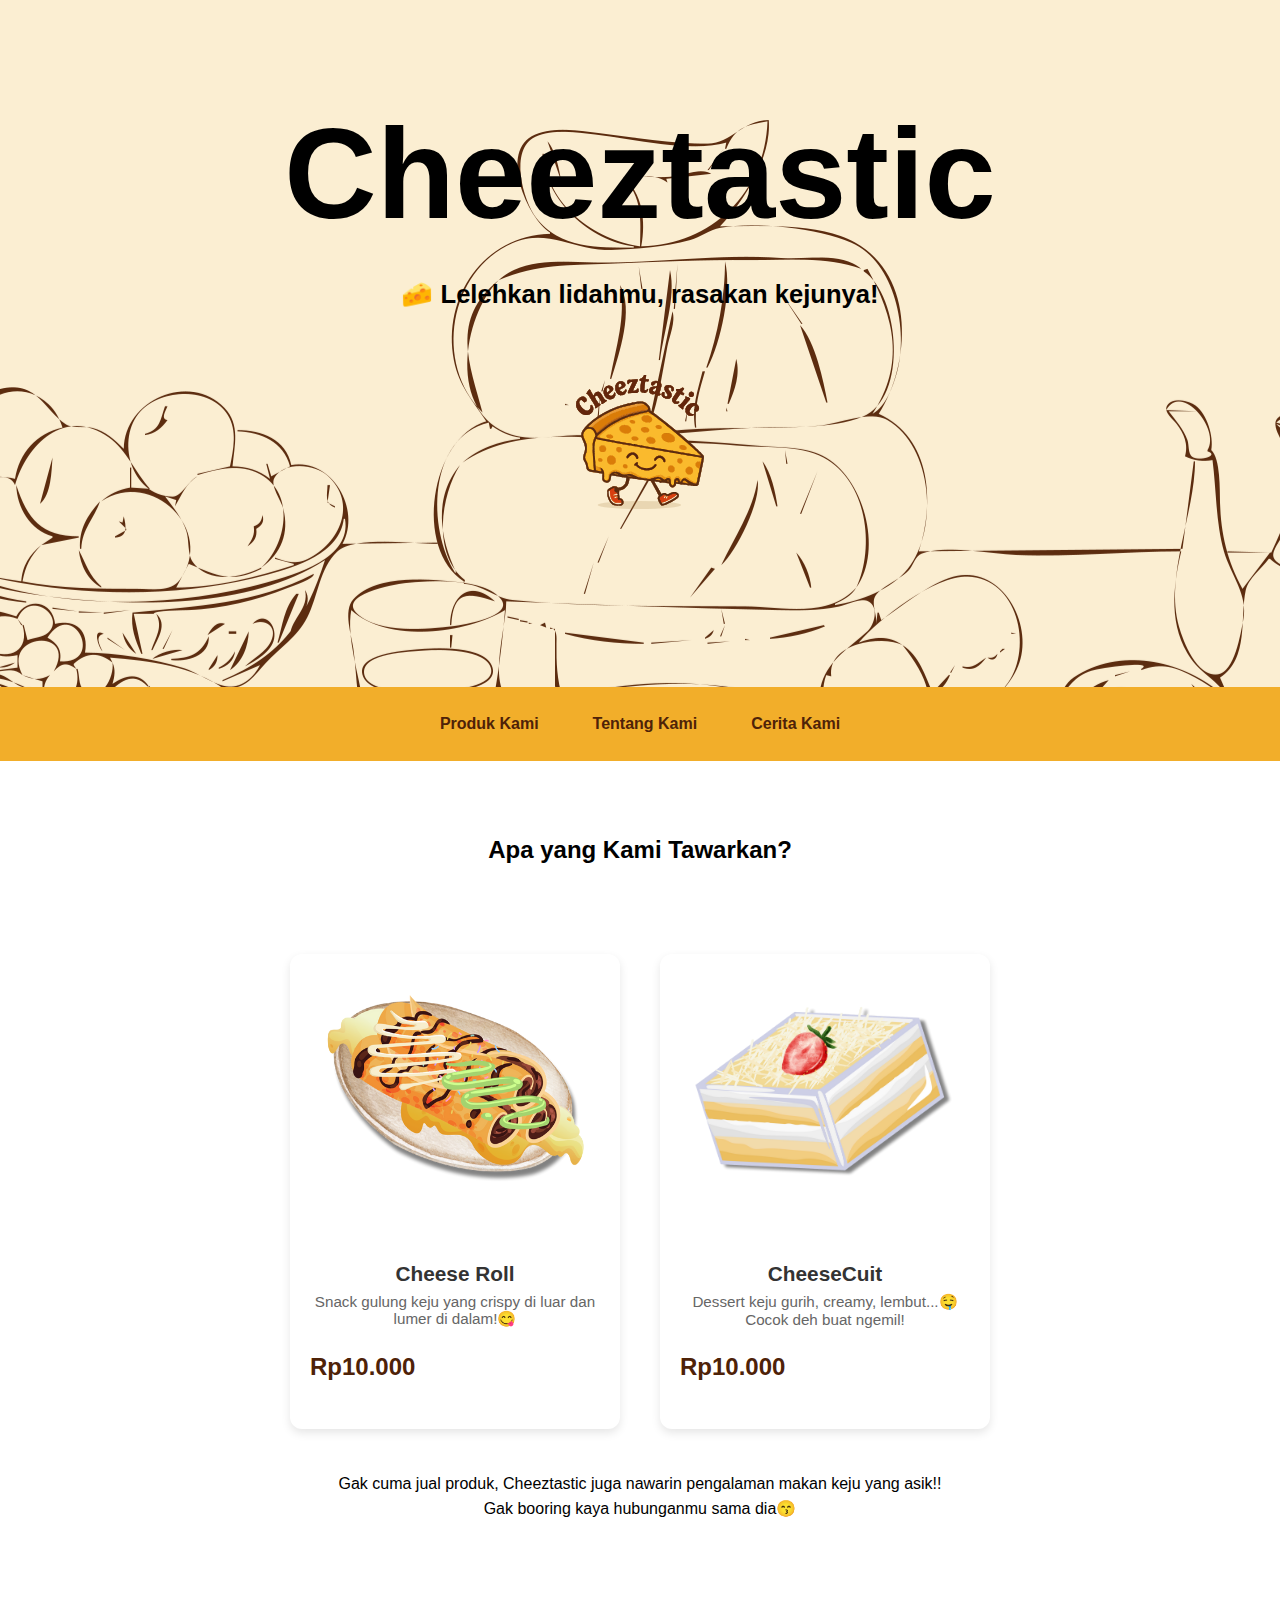
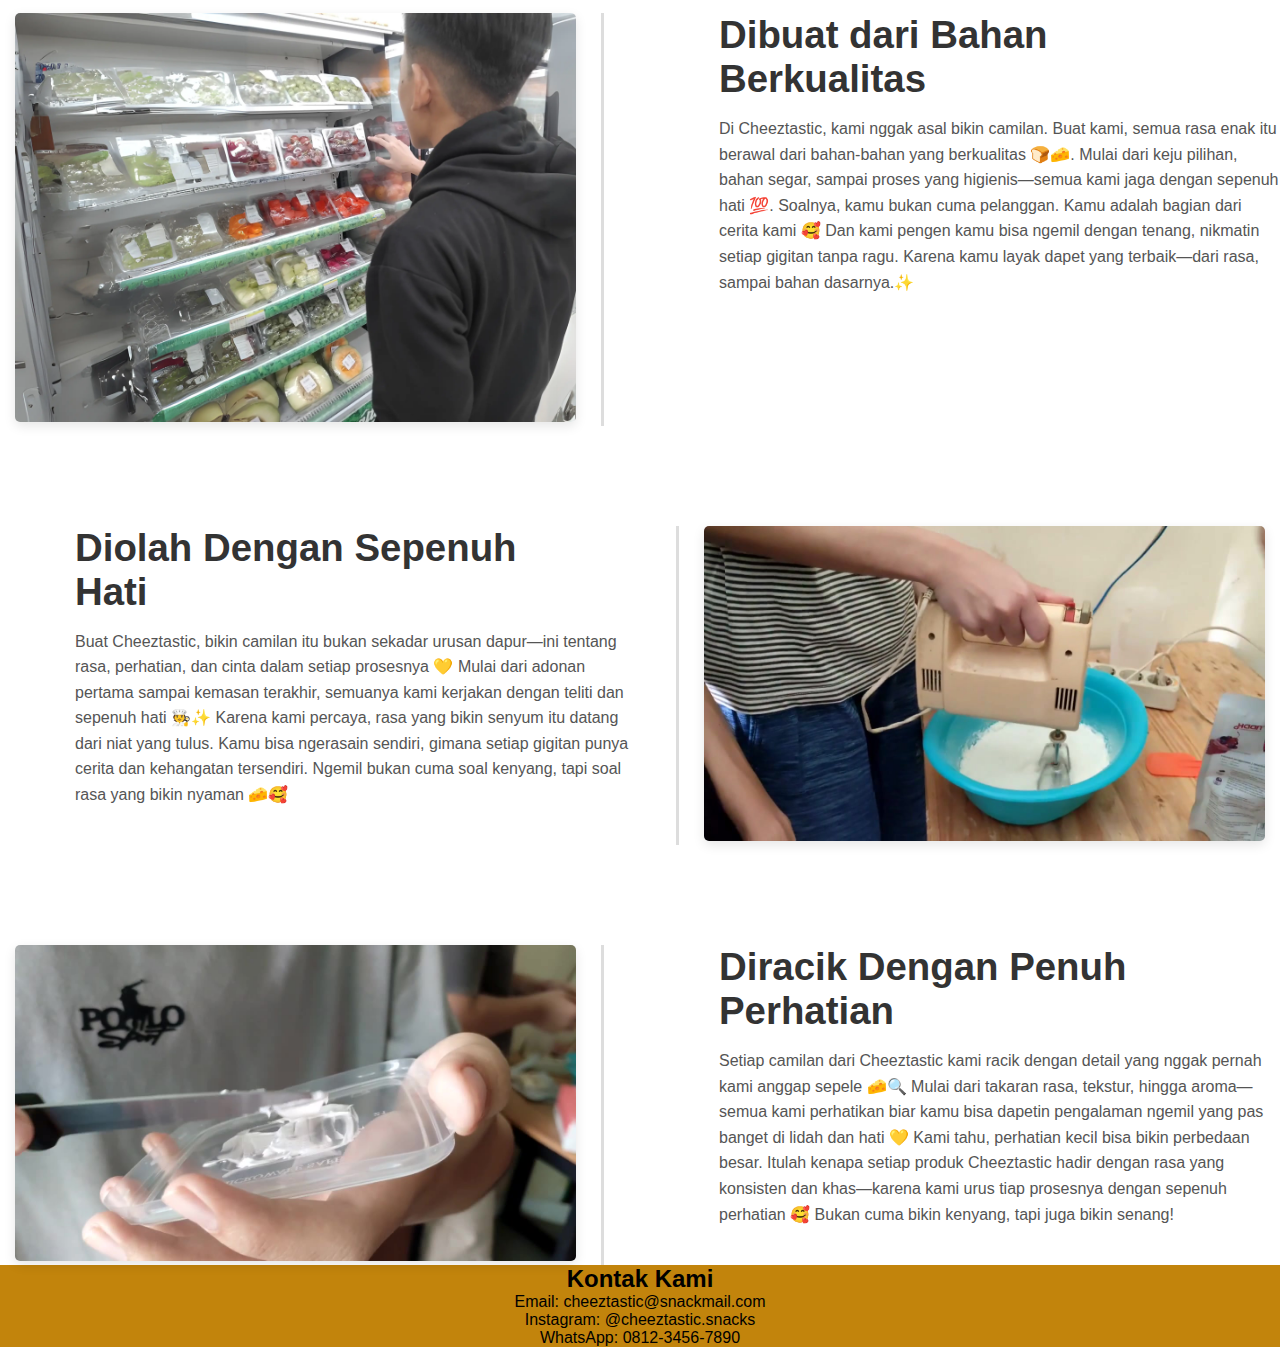
<file: index.html>
<!DOCTYPE html>
<html lang="id">
<head>
  <meta charset="UTF-8">
  <meta name="viewport" content="width=device-width, initial-scale=1.0">
  <title>Cheeztastic</title>
  <link rel="icon" type="image/x-icon" href="LOGO Cheeztastic.svg">
  <link rel="stylesheet" href="style.css">
</head>
<body>
    <!-- AWAL HEADER -->
  <header>
    <h1 class="judul">Cheeztastic</h1>
    <h3 class="slogan">🧀 Lelehkan lidahmu, rasakan kejunya!</h3>

    <img src="LOGO Cheeztastic.svg" alt="Logo Chstic" class="logo-gede">
  </header>
  <!-- HEADER AKHIR -->

  <!-- AWAL NAVBAR -->
  <nav class="navbar" id="navbar">
    <div class="nav-inner">
      <!-- Logo (hidden dulu) -->
      <div class="logo">
        <img src="LOGO Cheeztastic.svg" alt="Cheeztastic" />
      </div>
  
      <!-- Judul tengah -->
      <div class="nav-center">
        <a href="#produk">Produk Kami</a>
        <a href="#tentang">Tentang Kami</a>
        <a href="#cerita">Cerita Kami</a>
      </div>
  
      <!-- Tombol "Pesan Sekarang!" (hidden dulu) -->
      <div class="cta">
        <a href="https://wa.link/ebpkvz" class="btn-pesan">Pesan Sekarang!</a>
      </div>
  
      <!-- Mobile View -->
      <div class="mobile-nav">
        <img src="LOGO Cheeztastic.svg" alt="cheeztastic" class="mobile-logo" />
        <span class="mobile-title">Cheeztastic</span>
        <div class="burger" style="font-size:30px;cursor:pointer" onclick="openNav()">&#9776;</div>
      </div>

      <div class="mobile-menu" id="mobileMenu">
        <a href="javascript:void(0)" class="closebtn" onclick="closeNav()">&times;</a>
        <a href="#produk">Produk Kami</a>
        <a href="#tentang">Tentang Kami</a>
        <a href="#cerita">Cerita Kami</a>
        <a href="#pesan">Pesan Sekarang!</a>
      </div>

    </div>
  </nav>
  <!-- AKHIR NAVBAR -->






  

  <section class="produk" id="produk">
    <h2>Apa yang Kami Tawarkan?</h2>

    <section class="produk-wrapper">
      <div class="produk-card">
        <img src="Cheesecuit (Your Story)_20250415_092353_0000.png" alt="Cheese Roll">
        <h3>Cheese Roll</h3>
        <p>Snack gulung keju yang crispy di luar dan lumer di dalam!😋</p>
        <h4 class="harga">Rp10.000</h4>
      </div>
    
      <div class="produk-card">
        <img src="Cheesecuit (Your Story)_20250415_092220_0000.png" alt="CheeseCuit">
        <h3>CheeseCuit</h3>
        <p>Dessert keju gurih, creamy, lembut...🤤  Cocok deh buat ngemil!</p>
        <h4 class="harga">Rp10.000</h4>
      </div>
    </section>

      <p style="padding: 6px; text-align: center;">Gak cuma jual produk, Cheeztastic juga nawarin pengalaman makan keju yang asik!!</p>
      <p style="text-align: center;"> Gak booring kaya hubunganmu sama dia😙</p>
  </section>

  <section class="artikel">

    <div class="bahan">
      <div class="bahan-img">
        <img src="Untitled design (1).webp" alt="Pemilihan Bahan">
      </div>
      <div class="bahan-teks">
        <h3>Dibuat dari Bahan Berkualitas</h3>
        <p>Di Cheeztastic, kami nggak asal bikin camilan. Buat kami, semua rasa enak itu berawal dari bahan-bahan yang berkualitas 🍞🧀.
          Mulai dari keju pilihan, bahan segar, sampai proses yang higienis—semua kami jaga dengan sepenuh hati 💯.
          Soalnya, kamu bukan cuma pelanggan. Kamu adalah bagian dari cerita kami 🥰
          Dan kami pengen kamu bisa ngemil dengan tenang, nikmatin setiap gigitan tanpa ragu.
          Karena kamu layak dapet yang terbaik—dari rasa, sampai bahan dasarnya.✨
          
          </p>
      </div>
    </div>

    <div class="proses">
      <div class="bahan-teks">
        <h3>Diolah Dengan Sepenuh Hati</h3>
        <p>Buat Cheeztastic, bikin camilan itu bukan sekadar urusan dapur—ini tentang rasa, perhatian, dan cinta dalam setiap prosesnya 💛
          Mulai dari adonan pertama sampai kemasan terakhir, semuanya kami kerjakan dengan teliti dan sepenuh hati 🧑‍🍳✨
          Karena kami percaya, rasa yang bikin senyum itu datang dari niat yang tulus.
          Kamu bisa ngerasain sendiri, gimana setiap gigitan punya cerita dan kehangatan tersendiri.
          Ngemil bukan cuma soal kenyang, tapi soal rasa yang bikin nyaman 🧀🥰</p>
      </div>
      <div class="proses-img">
        <img src="0004.jpg" alt="Dapur Cheeztastic">
      </div>
    </div>

    <div class="racik">
      <div class="racik-img">
        <img src="0002.jpg" alt="Pengembangan Resep Cheeztastic">
      </div>
      <div class="racik-teks">
        <h3>Diracik Dengan Penuh Perhatian</h3>
        <p>Setiap camilan dari Cheeztastic kami racik dengan detail yang nggak pernah kami anggap sepele 🧀🔍
          Mulai dari takaran rasa, tekstur, hingga aroma—semua kami perhatikan biar kamu bisa dapetin pengalaman ngemil yang pas banget di lidah dan hati 💛
          Kami tahu, perhatian kecil bisa bikin perbedaan besar.
          Itulah kenapa setiap produk Cheeztastic hadir dengan rasa yang konsisten dan khas—karena kami urus tiap prosesnya dengan sepenuh perhatian 🥰
          Bukan cuma bikin kenyang, tapi juga bikin senang!</p>
      </div>
    </div>

  </section>

  <section class="contact" id="tentang">
    <h2>Kontak Kami</h2>
    <p>Email: cheeztastic@snackmail.com</p>
    <p>Instagram: @cheeztastic.snacks</p>
    <p>WhatsApp: 0812-3456-7890</p>
  </section>


  <script src="script.js"></script>
</body>
</html>
</file>
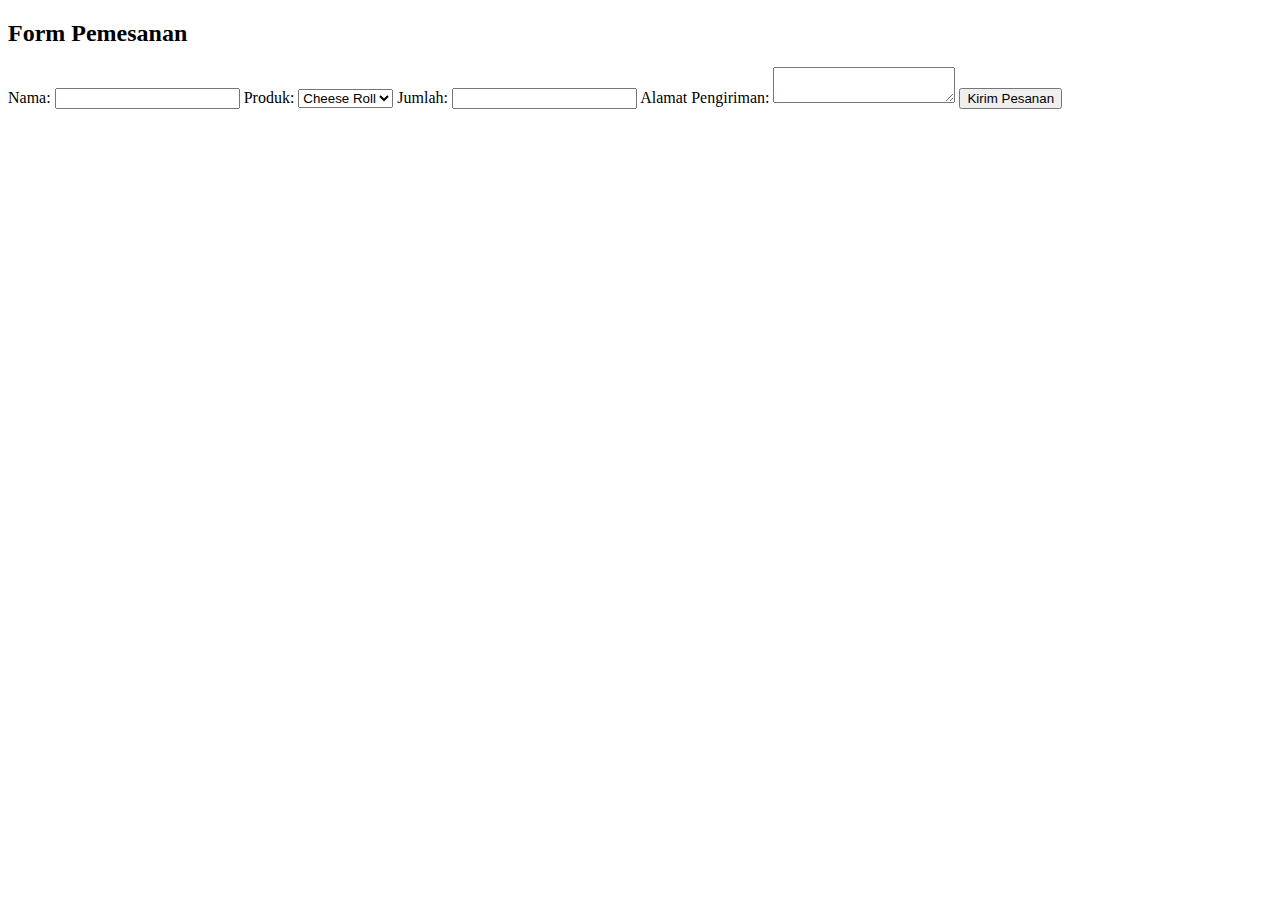
<file: Form.html>
<!DOCTYPE html>
<html lang="en">
<head>
    <meta charset="UTF-8">
    <meta name="viewport" content="width=device-width, initial-scale=1.0">
    <title>Document</title>
</head>
<body>
    <section id="pesan">
        <h2>Form Pemesanan</h2>
        <form id="order-form">
          <label for="nama">Nama:</label>
          <input type="text" name="nama" required>
      
          <label for="produk">Produk:</label>
          <select name="produk" required>
            <option value="Cheese Roll">Cheese Roll</option>
            <option value="CheeseCuit">CheeseCuit</option>
          </select>
      
          <label for="jumlah">Jumlah:</label>
          <input type="number" name="jumlah" min="1" required>
      
          <label for="alamat">Alamat Pengiriman:</label>
          <textarea name="alamat" required></textarea>
      
          <button type="submit">Kirim Pesanan</button>
        </form>
      
        <p id="pesan-sukses" style="display:none; color:green; margin-top:10px;">Pesanan berhasil dikirim!</p>
      </section>
</body>
</html>
</file>
<file: style.css>
html{
    margin: 0% 0% 0% 0%;
    padding: 0% 0% 0% 0%;
    scroll-behavior: smooth;
}
body{
 margin-left: 0;
 margin-right: 0;
 margin-top: 0;
}
header {
    background-image: url("rect7442.webp");
    background-position-x: center;
    display: flex;
    text-align: center;
    padding-top: 100px;
    padding-left: 20px;
    padding-right: 20px;
    flex-direction: column;
}
.logo-gede {
    width: 10vw;
    margin: 1lh auto;
    padding-top: 3rem;
    padding-bottom: 10rem;
  }
  .judul{
    font-family: Arial, Helvetica, sans-serif;
    font-weight: 900;
    align-items: center;
    font-size: 10vw;
    justify-content: center;
    margin: 0;
  }
  .slogan{
    font-family: Arial, Helvetica, sans-serif;
    font-size: 2vw;
    align-items: center;
    padding-top: 2rem;
  }

  /* AWAL NAVBAR */
/* === Basic Style === */
* {
    box-sizing: border-box;
    margin: 0;
    padding: 0;
  }
  body {
    font-family: 'Poppins', sans-serif;
  }
  .navbar {
    width: 100%;
    background: #f2ae2a;
    padding: 15px 30px;
    position: sticky;
    top: 0;
    z-index: 1000;
    transition: 250ms; 
  }


  /* === Inner nav === */
  .nav-inner {
    display: flex;
    align-items: center;
    justify-content: space-between;
    position: relative;
  }
  
  /* Logo kiri */
  .logo {
    flex: 1;
    opacity: 0;
    transform: translateY(0);
    transition: opacity 0.3s ease, transform 0.3s ease;
  }
  nav.sticky .logo{
    opacity: 1;
  }
  .logo img {
    height: 40px;
  }
  
  /* Nav tengah */
  .nav-center {
    flex: 2;
    display: flex;
    justify-content: center;
    gap: 30px;
  }
  .nav-center a {
    color: #4e2208;
    text-decoration: none;
    font-weight: bold;
    align-content: center;
    padding: 12px 12px;
    border-radius: 10px;
    text-align: center;
  }
  .nav-center :hover{
    background-color: #4e2208;
    color: #f2ae2a;
    transition: cubic-bezier(0.075, 0.82, 0.165, 1) 500ms;
    box-shadow: 16px 8px 24px #C2840C,
    -16px -8px 24px #F5C15D;
  }
  
  /* CTA kanan */
  .cta {
    flex: 1;
    text-align: right;
    opacity: 0;
    transform: translateY(0);
    transition: opacity 0.3s ease, transform 0.3s ease;
  }

  
  a.btn-pesan {
    padding: 5px 10px;
    margin-right: 8px;
    background: #f2ae2a;
    color: #4e2208;
    border-radius: 6px;
    font-weight: bold;
    text-decoration: none;
    cursor: default;
  }
  .sticky .cta{
    opacity: 1;
    transform: translateY(0);
  }
  .sticky .btn-pesan:hover{
    border-radius: 6px;
    padding: 10px 16px;
    color: #f2ae2a;
    background: #4e2208;
    transition: cubic-bezier(0.075, 0.82, 0.165, 1) 500ms;
    box-shadow: 16px 8px 24px #C2840C,
                -16px -8px 24px #F5C15D;
    cursor: pointer;
  }

  .sticky {
    position: fixed;
    top: 0; left: 0; right: 0;
    box-shadow: 0px 2px 25px 0px rgba(0,0,0,0.25);
    z-index: 10;
  }
        
  
  /* === Sticky Class === */

  
  /* === Mobile Nav === */
  .mobile-nav {
    display: none;
    align-items: center;
    justify-content: space-between;
    width: 100%;
  }
  .mobile-logo {
    height: 32px;
  }
  .mobile-title {
    font-size: 1.2rem;
    font-weight: bold;
  }
  .burger {
    font-size: 24px;
    cursor: pointer;
  }

  
  .mobile-menu.show {
    display: flex;
  }
  .mobile-menu {
    height: 100%;
    width: 0;
    position: fixed;
    z-index: 1;
    top: 0;
    right: 0;
    background-color: #111;
    overflow-x: hidden;
    transition: 0.5s;
    padding-top: 60px;
  }
  
  .mobile-menu a {
    padding: 8px 8px 8px 32px;
    text-decoration: none;
    font-size: 25px;
    color: #818181;
    display: block;
    transition: 0.3s;
  }
  
  .mobile-menu a:hover {
    color: #f1f1f1;
  }
  
  .mobile-menu .closebtn {
    position: absolute;
    top: 0;
    right: 25px;
    font-size: 36px;
    margin-left: 50px;
  }
  
  @media screen and (max-height: 450px) {
    .mobile-menu {padding-top: 15px;}
    .mobile-menu a {font-size: 18px;}
  }
  
  /* === Responsive === */
  @media (max-width: 768px) {
    .nav-center,
    .cta,
    .logo {
      display: none;
    }
    .mobile-nav {
      display: flex;
    }
  }
  
/* AKHIR NAVBAR */

/* AWAL ARTIKEL */
.produk {
    padding-top: 75px;
    padding-left: 35px;
    padding-right: 35px;
}
.produk h2{
    justify-content: center;
    align-items: center;
    display: flex;
    padding-bottom: 50px;
}
.produk-wrapper {
    display: flex;
    justify-content: center; /* tengahin horizontal */
    align-items: stretch;
    gap: 40px;
    flex-wrap: wrap; /* biar tetap responsif pas layar kecil */
    padding: 40px 20px;
  }
  
  .produk-card {
    background: #fff;
    border-radius: 12px;
    box-shadow: 0 4px 10px rgba(0, 0, 0, 0.1);
    width: 330px;
    height: 475px;
    padding: 20px;

    transition: transform 0.3s ease;
  }
  
  .produk-card:hover {
    transform: translateY(-7px);
    box-shadow: 7px 7px 25px #dddddd,
                -7px -7px 25px #fffaf1;
  }
  
  .produk-card img {
    width: 100%;
    height: 55%;
    border-radius: 8px;
    margin-bottom: 15px;
  }
  
  .produk-card h3 {
    font-size: 1.3rem;
    padding-top: 20px;
    padding-bottom: 2px;
    margin: 10px 0 5px;
    color: #333;
    text-align: center;
  }
  
  .produk-card p {
    font-size: 0.95rem;
    color: #666;
    text-align: center;
  }
  .produk-card h4{
    color: #4e2208;
    padding-top: 25px;
    font-size: 1.5rem;
  }
.artikel{
    padding-top: 95px;
}
.bahan {
    display: flex;
    align-items: start;
    justify-items: left;
    gap: 40px;
    flex-wrap: wrap;
}
.bahan-img {
    flex: 1;
    min-width: 35vw;
    margin-left: 15px;
    padding-right: 25px;
    border-right: 3px solid #ddd;   
}
.bahan-img img {
    width: 100%;
    border-radius: 5px;
    box-shadow: 0 4px 12px rgba(0,0,0,0.1);
}
.bahan-teks {
    flex: 1;
    background-color: #ffffff;
    margin-left: 75px;
}
.bahan-teks h3 {
    font-size: 3vw;
    margin-bottom: 15px;
    margin-right: 75px;
    color: #333;
}
.bahan-teks p {
    font-size: 1rem;
    line-height: 1.6;
    color: #555;
}
.proses {
    display: flex;
    align-items: start;
    justify-items: right;
    gap: 40px;
    padding-top: 100px;
    flex-wrap: wrap;
}
.proses-img {
    flex: 1;
    min-width: 35vw;
    margin-right: 15px;
    padding-left: 25px;
    border-left: 3px solid #ddd;    /* garis abu-abu atas */
}
.proses-img img {
    width: 100%;
    border-radius: 5px;
    box-shadow: 0 4px 12px rgba(0,0,0,0.1);
}
.proses-teks {
    flex: 1;
    background-color: #ffffff;
    
    margin-left: 75px;
    padding-left: 25px;
}
.proses-teks h3 {
    font-size: 3vw;
    margin-bottom: 15px;
    margin-left: 75px;
    color: #333;
}
.proses-teks p {
    font-size: 1rem;
    line-height: 1.6;
    color: #555;
}
.racik {
    display: flex;
    align-items: start;
    justify-items: left;
    gap: 40px;
    flex-wrap: wrap;
    padding-top: 100px;
}
.racik-img {
    flex: 1;
    min-width: 35vw;
    margin-left: 15px;
    padding-right: 25px;
    border-right: 3px solid #ddd;   
}
.racik-img img {
    width: 100%;
    border-radius: 5px;
    box-shadow: 0 4px 12px rgba(0,0,0,0.1);
}
.racik-teks {
    flex: 1;
    background-color: #ffffff;
    margin-left: 75px;
}
.racik-teks h3 {
    font-size: 3vw;
    margin-bottom: 15px;
    margin-right: 75px;
    color: #333;
}
.racik-teks p {
    font-size: 1rem;
    line-height: 1.6;
    color: #555;
}
.contact {
    background-color: #C2840C;
    text-align: center;
}
</file>
